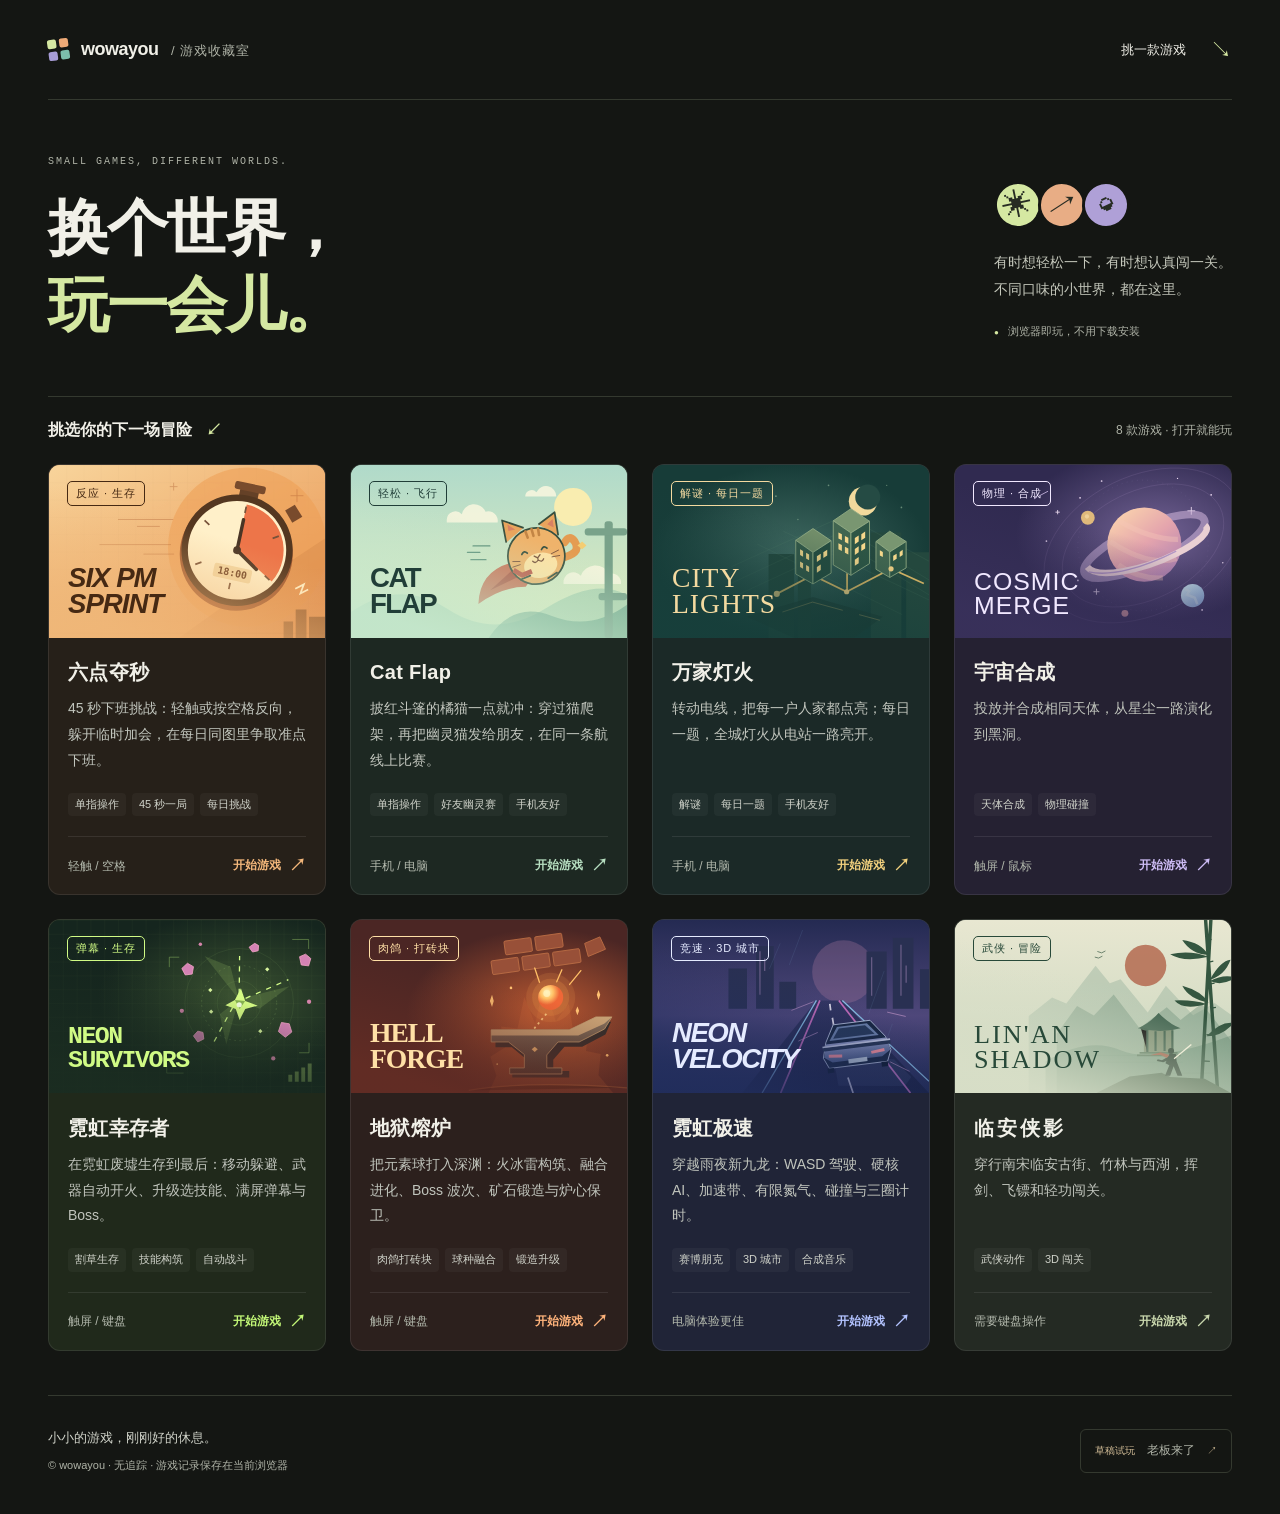
<file: index.html>
<!doctype html>
<html lang="zh-CN">
<head>
  <meta charset="utf-8">
  <meta name="viewport" content="width=device-width, initial-scale=1">
  <meta name="description" content="wowayou 的独立浏览器游戏收藏：轻松飞行、每日解谜、星球合成、武侠冒险。挑一款，打开就玩。">
  <meta name="theme-color" content="#141613">
  <title>游戏收藏室 · wowayou</title>
  <link rel="stylesheet" href="catalog.css">
</head>
<body>
  <a class="skip-link" href="#collection">跳到游戏列表</a>
  <div class="shell">
    <header class="site-header">
      <div class="brand">
        <span class="brand-mark" aria-hidden="true"><i></i><i></i><i></i><i></i></span>
        <span>wowayou <span class="brand-label">/ 游戏收藏室</span></span>
      </div>
      <a class="browse-link" href="#collection">挑一款游戏 <span aria-hidden="true">↘</span></a>
    </header>

    <main>
      <section class="intro" aria-labelledby="page-title">
        <div>
          <p class="eyebrow">SMALL GAMES, DIFFERENT WORLDS.</p>
          <h1 id="page-title">换个世界，<br><em>玩一会儿。</em></h1>
        </div>
        <div class="intro-note">
          <div class="worlds" aria-hidden="true"><span>✳</span><span>↗</span><span>◒</span></div>
          <p>有时想轻松一下，有时想认真闯一关。<br>不同口味的小世界，都在这里。</p>
          <span class="instant"><span aria-hidden="true">●</span> 浏览器即玩，不用下载安装</span>
        </div>
      </section>

      <section id="collection" class="collection" aria-labelledby="collection-title" tabindex="-1">
        <div class="collection-header">
          <h2 id="collection-title">挑选你的下一场冒险<span aria-hidden="true"> ↙</span></h2>
          <p id="catalog-summary">浏览器游戏收藏</p>
        </div>
        <div id="games" class="grid"></div>
        <p id="catalog-status" class="catalog-status" role="status" hidden></p>
        <noscript><p class="catalog-status">请启用 JavaScript 查看游戏列表。</p></noscript>
      </section>
    </main>

    <footer class="site-footer">
      <div><p class="footer-brand">小小的游戏，刚刚好的休息。</p><p>© wowayou · 无追踪 · 游戏记录保存在当前浏览器</p></div>
      <nav id="draft-links" class="draft-links" aria-label="草稿试玩" hidden></nav>
    </footer>
  </div>
  <script type="module" src="catalog.mjs"></script>
</body>
</html>
</file>
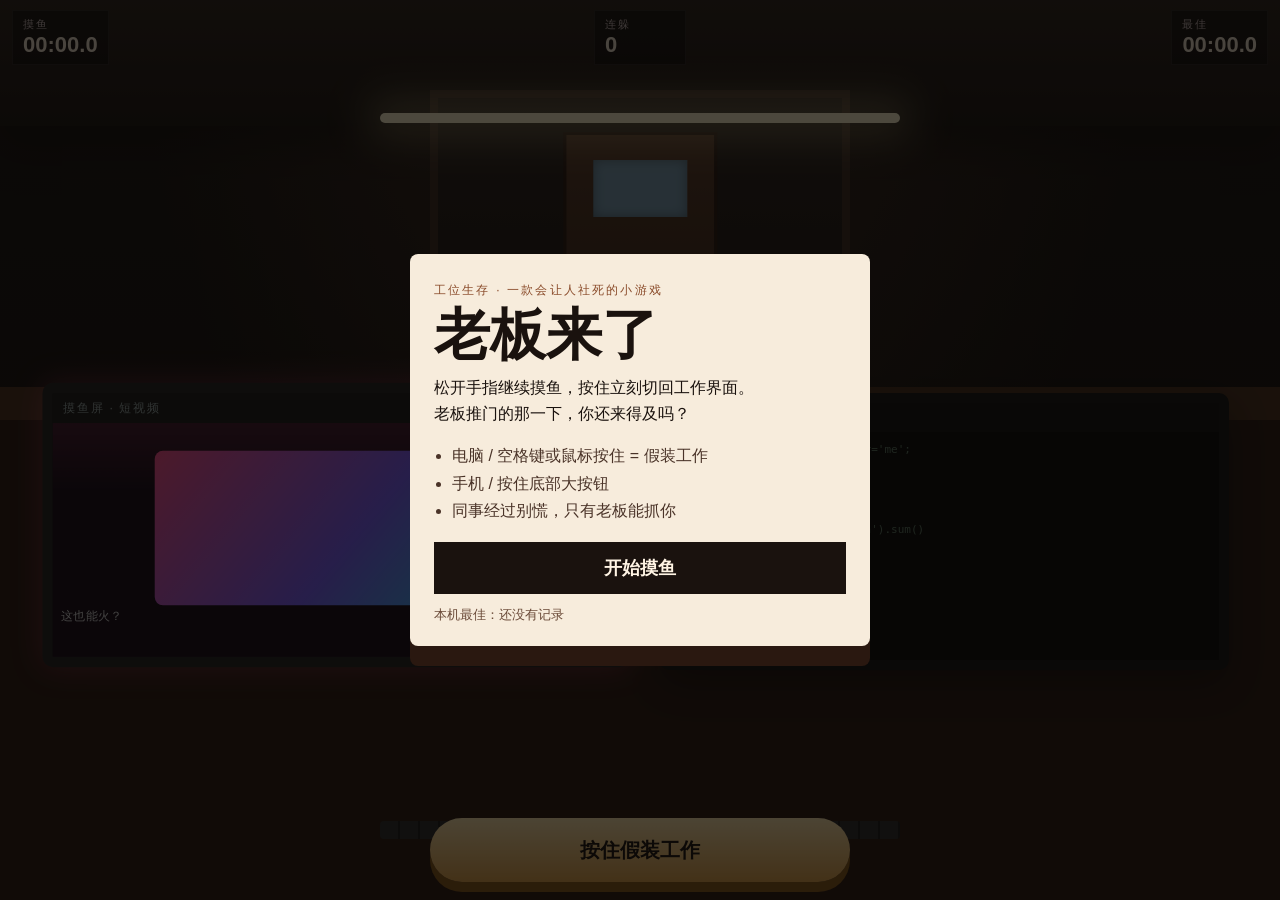
<file: boss-incoming/index.html>
<!DOCTYPE html>
<html lang="zh-CN">
<head>
  <meta charset="UTF-8" />
  <meta name="viewport" content="width=device-width, initial-scale=1, maximum-scale=1, user-scalable=no" />
  <title>老板来了 — 摸鱼生存</title>
  <meta name="description" content="按住假装工作，松开继续摸鱼。你能在老板眼皮底下活多久？" />
  <link rel="stylesheet" href="style.css" />
</head>
<body>
  <div id="app">
    <div id="office">
      <div id="ceiling"></div>
      <div id="corridor">
        <div id="door">
          <div id="door-window"></div>
          <div id="shadow"></div>
          <div id="visitor"></div>
        </div>
        <div id="fluorescent"></div>
      </div>
      <div id="desk">
        <div id="monitors">
          <section class="monitor" id="slack-monitor">
            <header>摸鱼屏 · 短视频</header>
            <div class="screen" id="slack-screen">
              <div id="video-feed"></div>
              <div id="comments"></div>
              <div id="like-burst"></div>
            </div>
          </section>
          <section class="monitor" id="work-monitor">
            <header>工作屏 · 报表.xlsx</header>
            <div class="screen" id="work-screen">
              <pre id="work-code"></pre>
            </div>
          </section>
        </div>
        <div id="keyboard"></div>
      </div>
    </div>

    <canvas id="fx"></canvas>

    <header id="hud">
      <div class="stat">
        <span>摸鱼</span>
        <strong id="hud-time">00:00.0</strong>
      </div>
      <div class="stat">
        <span>连躲</span>
        <strong id="hud-combo">0</strong>
      </div>
      <div class="stat">
        <span>最佳</span>
        <strong id="hud-best">00:00.0</strong>
      </div>
    </header>

    <div id="alert"></div>
    <div id="toast"></div>

    <button id="hold-btn" type="button">按住假装工作</button>

    <section id="overlay" class="show">
      <div class="card" id="menu-card">
        <p class="eyebrow">工位生存 · 一款会让人社死的小游戏</p>
        <h1>老板来了</h1>
        <p class="lead">松开手指继续摸鱼，按住立刻切回工作界面。<br />老板推门的那一下，你还来得及吗？</p>
        <ul class="tips">
          <li>电脑 / 空格键或鼠标按住 = 假装工作</li>
          <li>手机 / 按住底部大按钮</li>
          <li>同事经过别慌，只有老板能抓你</li>
        </ul>
        <button id="start-btn" type="button">开始摸鱼</button>
        <p class="best-line">本机最佳：<span id="menu-best">还没有记录</span></p>
      </div>

      <div class="card hidden" id="over-card">
        <p class="eyebrow" id="over-rank">社死现场</p>
        <h2 id="over-title">你被抓了</h2>
        <p class="lead" id="over-reason">老板站在你身后，短视频还在自动连播。</p>
        <dl class="scores">
          <div><dt>摸鱼时长</dt><dd id="over-time">00:00.0</dd></div>
          <div><dt>成功躲开</dt><dd id="over-combo">0 次</dd></div>
          <div><dt>本机最佳</dt><dd id="over-best">00:00.0</dd></div>
        </dl>
        <div class="row">
          <button id="retry-btn" type="button">再摸一次</button>
          <button id="share-btn" type="button" class="ghost">复制战绩</button>
        </div>
        <p class="share-hint" id="share-hint"></p>
      </div>
    </section>
  </div>
  <script src="game.js"></script>
</body>
</html>
</file>
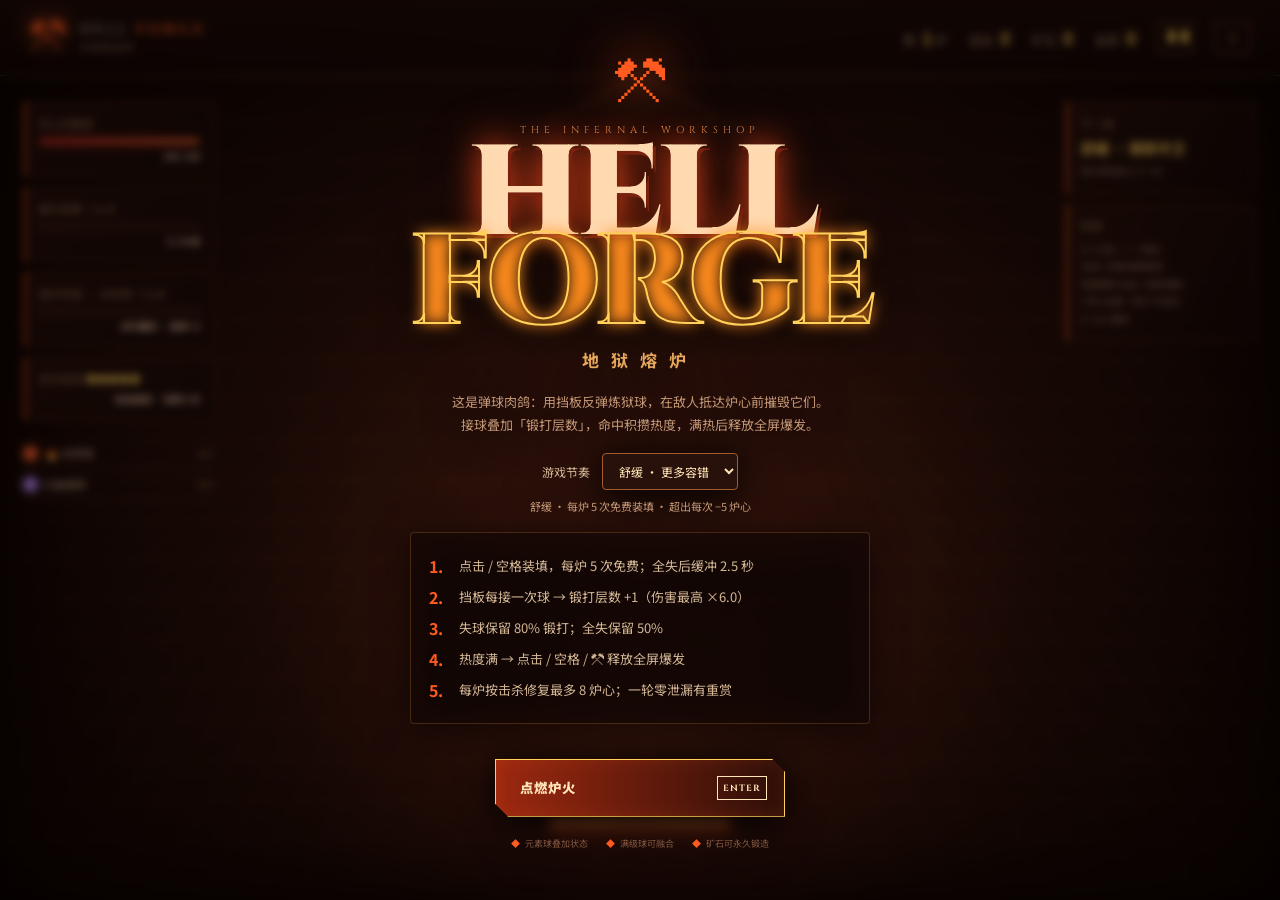
<file: forge-breaker/index.html>
<!doctype html><html lang="zh-CN"><head><meta charset="utf-8"><meta name="viewport" content="width=device-width,initial-scale=1,viewport-fit=cover,user-scalable=no"><title>HELL FORGE · 地狱熔炉</title><link rel="stylesheet" href="style.css"></head><body><div id="app"><canvas id="game"></canvas><div id="vignette"></div><header><div class="brand"><i>⚒</i><div>HELL <b>FORGE</b><small>深渊锻造所</small></div></div><div class="stats"><span>第 <b id="wave">1</b> 炉</span><span>连击 <b id="combo">0</b></span><span>矿石 <b id="ore">0</b></span><span>金库 <b id="vault">0</b></span><button id="pauseBtn" title="暂停(P)">❚❚</button><button id="sound">♫</button></div></header><aside class="left"><div class="vital"><label>炉心完整度</label><div class="bar hp"><i id="hpbar"></i></div><strong id="hp">120 / 120</strong></div><div class="vital"><label>锻打层数 ×<b id="forgex">1.0</b></label><div class="bar stack"><i id="stackbar"></i></div><strong id="stackInfo">0 / 25 层</strong></div><div class="vital"><label>熔炉热度 · 总倍率 ×<b id="heatx">1.0</b></label><div class="bar heat"><i id="heatbar"></i></div><strong id="heatInfo">蓄能中</strong></div><div class="vital" id="reloadVital"><label>本炉装填 <b id="reloadPips">●●●●●</b></label><strong id="reloadInfo">免费 5 次</strong></div><div class="balls" id="ballList"></div></aside><aside class="right"><div class="relic"><label>下一波</label><b id="next">钢铁守卫</b><small id="waveInfo">摧毁所有敌人</small></div><div class="relic"><label>控制</label><small>A / D 或 ← / → 移动<br>点击 / 空格 装填发射<br>热度满时 点击 / 空格 爆发<br>F 存入金库（死亡不丢失）<br>P / Esc 暂停</small></div></aside><div id="aim"></div><div id="toast"></div><section id="menu" class="screen active"><div class="title"><div class="anvil">⚒</div><p>THE INFERNAL WORKSHOP</p><h1>HELL<br><em>FORGE</em></h1><h2>地狱熔炉</h2><p class="desc">这是弹球肉鸽：用挡板反弹炼狱球，在敌人抵达炉心前摧毁它们。<br>接球叠加「锻打层数」，命中积攒热度，满热后释放全屏爆发。</p><div class="difficulty"><label for="difficulty">游戏节奏</label><select id="difficulty" data-difficulty><option value="relaxed">舒缓 · 更多容错</option><option value="standard">标准 · 接球挑战</option></select><small id="difficultyInfo"></small></div><div class="howto"><div class="how-row"><b>1.</b><span id="reloadRule"></span></div><div class="how-row"><b>2.</b><span id="stackRule"></span></div><div class="how-row"><b>3.</b><span id="lossRule"></span></div><div class="how-row"><b>4.</b><span>热度满 → 点击 / 空格 / ⚒ 释放全屏爆发</span></div><div class="how-row"><b>5.</b><span id="repairRule"></span></div></div><button class="primary" id="start">点燃炉火 <b>ENTER</b></button><div class="tips"><span>元素球叠加状态</span><span>满级球可融合</span><span>矿石可永久锻造</span></div></div></section><section id="draft" class="screen"><div class="modal"><p id="draftEyelash">熔炉共鸣 · 选择一项锻造</p><h2>选择强化</h2><div class="cards" id="cards"></div></div></section><section id="forge" class="screen"><div class="modal forge"><p>带着矿石归来</p><h2>永恒锻炉</h2><div id="forgeCards" class="cards"></div><button id="continue" class="primary">深入下一炉 <b>ENTER</b></button></div></section><section id="gameover" class="screen"><div class="modal"><p id="overEyelash">熔炉熄灭</p><h2 id="overTitle">深渊吞没了一切</h2><div class="result"><span>最高炉次 <b id="overWave">1</b></span><span>本局矿石 <b id="overOre">0</b></span><span>最佳炉次 <b id="overBest">1</b></span></div><div class="difficulty"><label for="restartDifficulty">下一局节奏</label><select id="restartDifficulty" data-difficulty><option value="relaxed">舒缓 · 更多容错</option><option value="standard">标准 · 接球挑战</option></select></div><button id="restart" class="primary">重新点燃 <b>R</b></button></div></section><div id="touch"><button data-k="KeyA">‹</button><button data-k="Space" class="fire">⚒</button><button data-k="KeyD">›</button></div></div><section id="pause" class="screen"><div class="modal"><h2>暂停</h2><button id="resumeBtn" class="primary">继续 <b>P</b></button></div></section><script src="game.js"></script></body></html>
</file>
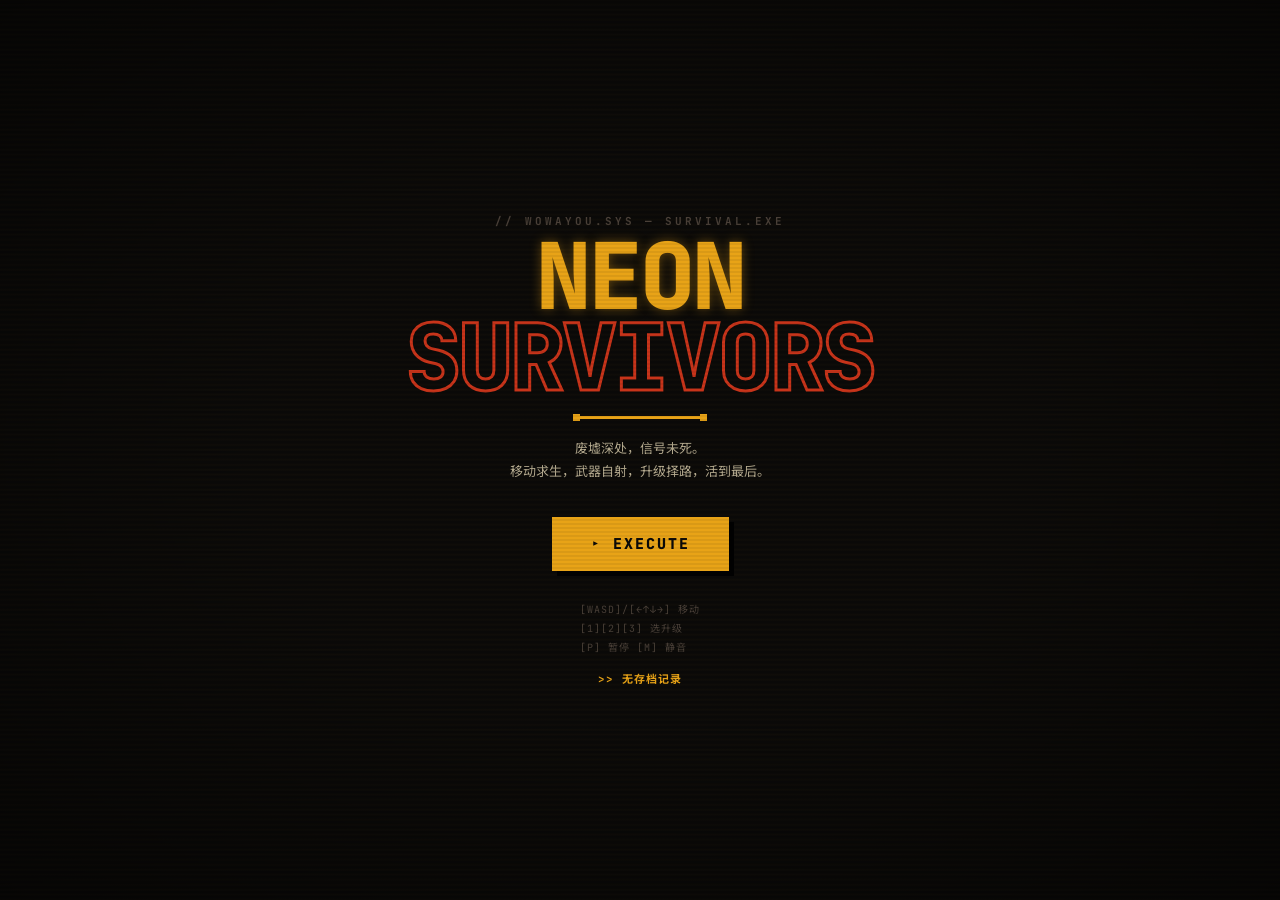
<file: neon-survivors/index.html>
<!doctype html>
<html lang="zh-CN">
<head>
<meta charset="utf-8">
<meta name="viewport" content="width=device-width,initial-scale=1,maximum-scale=1,user-scalable=no">
<meta name="description" content="霓虹幸存者：科技废土割草生存">
<title>NEON SURVIVORS // 铁锈终端</title>
<link rel="preconnect" href="https://fonts.googleapis.com">
<link href="https://fonts.googleapis.com/css2?family=JetBrains+Mono:wght@400;700;800&family=Noto+Sans+SC:wght@700&display=swap" rel="stylesheet">
<link rel="stylesheet" href="style.css">
</head>
<body>
<canvas id="game"></canvas>

<!-- CRT 扫描线 overlay -->
<div id="scanlines"></div>

<!-- 受击/低血量边缘反馈层 -->
<div id="vignette-hurt" class="vignette-layer"></div>
<div id="vignette-lowhp" class="vignette-layer"></div>

<!-- 屏外敌人方向指示器 -->
<div id="offscreen-indicators" class="hidden"></div>

<!-- 顶部 HUD -->
<div id="hud" class="hidden">
  <div class="hud-block hud-left">
    <div class="hud-stat"><span class="lbl">TIME</span><span id="hud-time" class="val">0:00</span></div>
    <div class="hud-stat"><span class="lvl-lbl">LV</span><span id="hud-level" class="val">1</span></div>
  </div>
  <div class="hud-block hud-right">
    <div class="hud-stat gold"><span class="lbl">CRED</span><span id="hud-gold" class="val">0</span></div>
    <div class="hud-stat"><span class="lbl">KILL</span><span id="hud-kills" class="val">0</span></div>
  </div>
  <div class="xp-wrap">
    <div id="hud-xp" class="xp-bar"></div>
  </div>
</div>

<!-- 暂停按钮 -->
<button id="pause-btn" class="hidden" aria-label="暂停">
  <svg viewBox="0 0 24 24" width="14" height="14"><rect x="5" y="4" width="5" height="16" fill="currentColor"/><rect x="14" y="4" width="5" height="16" fill="currentColor"/></svg>
</button>

<!-- 开始界面 -->
<div id="title-screen" class="screen">
  <div class="title-content">
    <div class="tagline">// WOWAYOU.SYS — SURVIVAL.EXE</div>
    <h1>NEON<br><span class="stroke">SURVIVORS</span></h1>
    <div class="divider"></div>
    <p class="desc">废墟深处，信号未死。<br>移动求生，武器自射，升级择路，活到最后。</p>
    <button id="start-btn" class="hard-btn">▸ EXECUTE</button>
    <button id="continue-btn" class="hard-btn outline hidden">▸ CONTINUE</button>
    <div class="hints">
      <span>[WASD]/[←↑↓→] 移动</span>
      <span>[1][2][3] 选升级</span>
      <span>[P] 暂停 [M] 静音</span>
    </div>
    <div class="best" id="best-time">>> 无存档记录</div>
  </div>
</div>

<!-- 升级悬浮卡片条 -->
<div id="upgrade-bar" class="hidden">
  <div class="upgrade-hint">▸ LEVEL UP — PRESS [1] [2] [3] OR CLICK</div>
  <div id="upgrade-cards" class="cards-bar"></div>
</div>

<!-- 暂停界面 -->
<div id="pause-screen" class="screen hidden">
  <div class="screen-box">
    <h2>// PAUSED</h2>
    <button id="resume-btn" class="hard-btn">▸ RESUME</button>
    <button id="restart-btn" class="hard-btn outline">▸ RESTART</button>
    <button id="save-exit-btn" class="hard-btn outline">▸ SAVE &amp; EXIT</button>
  </div>
</div>

<!-- 结束界面 -->
<div id="end-screen" class="screen hidden">
  <div class="screen-box">
    <h2 id="end-title">SIGNAL LOST</h2>
    <div class="end-stats" id="end-stats"></div>
    <button id="end-restart-btn" class="hard-btn">▸ RETRY</button>
    <button id="end-share-btn" class="hard-btn outline">▸ BROADCAST</button>
  </div>
</div>

<!-- 操控区 -->
<div id="controls" class="hidden">
  <div class="keypad">
    <div class="key key-w" data-key="w">W</div>
    <div class="key key-a" data-key="a">A</div>
    <div class="key key-s" data-key="s">S</div>
    <div class="key key-d" data-key="d">D</div>
  </div>
  <div id="joystick">
    <div id="joystick-base"><div id="joystick-stick"></div></div>
  </div>
</div>

<script src="game.js"></script>
</body>
</html>
</file>
<file: catalog.css>
/* Shared layout. Game-specific art lives in art/; themes only set presentation tokens. */
:root {
  color-scheme: dark;
  --page: #141613;
  --ink: #f1f0e8;
  --muted: #afb3a7;
  --line: #34392f;
  --highlight: #d5e8a2;
  font-family: -apple-system, BlinkMacSystemFont, "Segoe UI", "PingFang SC", "Microsoft YaHei", sans-serif;
  color: var(--ink);
  background: var(--page);
}

* { box-sizing: border-box; }
[hidden] { display: none !important; }
body { margin: 0; }
a { color: inherit; }
button, a { -webkit-tap-highlight-color: #d5e8a230; }
a:focus-visible, [tabindex="-1"]:focus-visible { outline: 3px solid var(--highlight); outline-offset: 6px; }
::selection { background: var(--highlight); color: var(--page); }
.shell { width: min(1440px, 100%); margin-inline: auto; padding: 0 48px; }
.skip-link { position: absolute; top: 12px; left: 12px; z-index: 10; padding: 14px 20px; background: var(--highlight); color: var(--page); transform: translateY(-180%); }
.skip-link:focus { transform: translateY(0); }
.site-header { min-height: 100px; display: flex; align-items: center; justify-content: space-between; gap: 24px; border-bottom: 1px solid var(--line); }
.brand { display: flex; align-items: center; gap: 12px; font-size: 18px; font-weight: 750; letter-spacing: -.5px; }
.brand-label { margin-left: 8px; font-size: 13px; font-weight: 400; letter-spacing: 1px; color: var(--muted); }
.brand-mark { display: grid; grid-template-columns: repeat(2, 9px); gap: 3px; transform: rotate(-8deg); }
.brand-mark i { width: 9px; height: 9px; border-radius: 2px; background: var(--highlight); }
.brand-mark i:nth-child(2) { background: #eeaa77; }
.brand-mark i:nth-child(3) { background: #a79cd6; }
.brand-mark i:nth-child(4) { background: #7cbeac; }
.browse-link { display: flex; align-items: center; gap: 24px; min-height: 44px; padding: 8px 0 8px 12px; text-decoration: none; font-size: 13px; }
.browse-link span { font-size: 22px; color: var(--highlight); }
.intro { display: flex; justify-content: space-between; align-items: flex-end; gap: 48px; padding: 54px 0 52px; }
.eyebrow { margin: 0 0 20px; color: var(--muted); font: 10px/1.6 ui-monospace, "SFMono-Regular", Consolas, monospace; letter-spacing: 2px; }
h1 { margin: 0; font-size: clamp(40px, 4.8vw, 66px); line-height: 1.25; font-weight: 750; letter-spacing: -2px; }
h1 em { font-style: normal; color: var(--highlight); }
.intro-note { padding-bottom: 5px; }
.intro-note p { margin: 20px 0 18px; font-size: 14px; line-height: 1.9; color: #c4c7bb; }
.worlds { display: flex; padding-left: 4px; }
.worlds span { display: grid; place-items: center; width: 48px; height: 48px; margin-left: -4px; border: 3px solid var(--page); border-radius: 50%; font: 30px/1 Georgia, serif; color: #272c23; background: #d5e8a2; transform: rotate(-12deg); }
.worlds span:nth-child(2) { background: #e8ad85; transform: rotate(12deg); }
.worlds span:nth-child(3) { background: #afa0d7; transform: rotate(-25deg); }
.instant { font-size: 11px; color: var(--muted); }
.instant span { margin-right: 6px; color: var(--highlight); font-size: 8px; }
.collection { scroll-margin-top: 24px; }
.collection-header { display: flex; align-items: center; justify-content: space-between; flex-wrap: wrap; gap: 12px; padding: 23px 0; border-top: 1px solid var(--line); }
.collection-header h2 { margin: 0; font-size: 16px; font-weight: 600; }
.collection-header h2 span { margin-left: 10px; color: var(--highlight); }
.collection-header p { margin: 0; font-size: 12px; color: var(--muted); }
.grid { display: grid; grid-template-columns: repeat(4, minmax(0, 1fr)); gap: 24px; }

/* A whole card is one link: no nested buttons or hover-only information. */
.game {
  --accent: #d5e8a2;
  --surface: #20251e;
  --cover-ink: #f1f0e8;
  --cover-ground: #303e31;
  display: flex;
  min-width: 0;
  flex-direction: column;
  border: 1px solid #ffffff16;
  border-radius: 12px;
  background: var(--surface);
  text-decoration: none;
  transition: border-color 180ms ease, transform 180ms ease, box-shadow 180ms ease;
}
.game:focus-visible { outline-color: var(--accent); border-color: var(--accent); }
.cover { position: relative; isolation: isolate; container-type: inline-size; aspect-ratio: 8 / 5; overflow: hidden; border-radius: 11px 11px 0 0; background: var(--cover-ground); color: var(--cover-ink); }
.cover-art { position: absolute; z-index: -1; inset: 0; width: 100%; height: 100%; object-fit: cover; transition: transform 300ms ease; }
/* Tint the title corner with the theme ground so cover text never competes with the artwork. */
.cover::after { content: ""; position: absolute; z-index: -1; inset: 0; background: linear-gradient(18deg, var(--cover-ground) 12%, transparent 60%); opacity: .85; }
.badge { position: absolute; left: 18px; top: 16px; max-width: calc(100% - 66px); border: 1px solid currentColor; padding: 4px 8px; border-radius: 5px; font-size: 11px; line-height: 1.4; letter-spacing: 1px; }
.cover-title { position: absolute; left: 19px; bottom: 20px; right: 16px; font-family: "Arial Black", "Segoe UI", sans-serif; font-size: clamp(25px, 10cqw, 36px); font-weight: 900; line-height: .95; letter-spacing: -1px; overflow-wrap: anywhere; }
.cover-title span { display: block; }
.game-body { flex: 1; display: flex; flex-direction: column; padding: 21px 19px 0; }
.game h3 { margin: 0; font-size: 20px; line-height: 1.4; font-weight: 650; letter-spacing: .3px; color: var(--ink); overflow-wrap: anywhere; }
.desc { margin: 10px 0 19px; font-size: 14px; line-height: 1.85; color: #c1c5bd; overflow-wrap: anywhere; }
.tags { display: flex; flex-wrap: wrap; gap: 6px; margin-top: auto; padding-bottom: 20px; }
.tags span { border-radius: 4px; padding: 4px 7px; color: #d0d3ca; background: #ffffff09; font-size: 11px; line-height: 1.4; }
.card-footer { display: flex; align-items: center; justify-content: space-between; flex-wrap: wrap; gap: 8px 12px; min-height: 58px; padding: 14px 0; border-top: 1px solid #ffffff16; }
.play-hint { font-size: 12px; line-height: 1.5; color: #b3b9ad; }
.play-link { display: inline-flex; align-items: center; gap: 8px; font-size: 12px; font-weight: 600; color: var(--accent); }
.play-link span { font-size: 17px; line-height: 1; }

/* Themes describe reusable visual styles, not a second list of games. */
.game.clock { --accent: #f3b77b; --surface: #262019; --cover-ink: #462913; --cover-ground: #efb778; }
.clock .cover-title { font-style: italic; }
.game.sky { --accent: #b7dfc1; --surface: #1d2822; --cover-ink: #213e38; --cover-ground: #c5e8ce; }
.sky .cover-title { font-family: "Trebuchet MS", "Arial Rounded MT Bold", sans-serif; letter-spacing: -1.5px; }
.game.circuit { --accent: #f2d17e; --surface: #1b2927; --cover-ink: #f4daa0; --cover-ground: #173f3b; }
.circuit .cover-title { font-family: Georgia, "Times New Roman", serif; font-weight: 400; letter-spacing: 1px; }
.game.cosmos { --accent: #cdbcf5; --surface: #252132; --cover-ink: #f1e8ff; --cover-ground: #39315b; }
.cosmos .cover-title { font-size: clamp(24px, 9cqw, 32px); font-weight: 350; letter-spacing: 1px; }
.game.survivor { --accent: #c2f777; --surface: #20291b; --cover-ink: #d0fb85; --cover-ground: #1b2d21; }
.survivor .cover-title { font-family: ui-monospace, "SFMono-Regular", Consolas, monospace; font-size: clamp(23px, 9cqw, 32px); letter-spacing: -1.5px; }
.game.forge { --accent: #ffb37b; --surface: #2c201d; --cover-ink: #ffe0a6; --cover-ground: #652d24; }
.forge .cover-title { font-family: Georgia, "Times New Roman", serif; font-weight: 900; }
.game.velocity { --accent: #b3c3ff; --surface: #202437; --cover-ink: #e5ebff; --cover-ground: #222e5d; }
.velocity .cover-title { font-style: italic; letter-spacing: -1.5px; }
.game.wuxia { --accent: #c9d7ad; --surface: #242a23; --cover-ink: #284939; --cover-ground: #d9dfc8; }
.wuxia .cover-title { font-family: Georgia, "Times New Roman", serif; font-size: clamp(24px, 9.5cqw, 35px); font-weight: 400; letter-spacing: 2px; }
.wuxia h3 { font-family: "Songti SC", SimSun, serif; letter-spacing: 3px; }

.catalog-status { padding: 38px 20px; margin: 0; border: 1px dashed var(--line); border-radius: 12px; color: var(--muted); text-align: center; font-size: 14px; line-height: 1.8; }
.site-footer { display: flex; justify-content: space-between; align-items: center; flex-wrap: wrap; gap: 20px; margin-top: 44px; padding: 30px 0 38px; border-top: 1px solid var(--line); font-size: 11px; color: var(--muted); }
.site-footer p { margin: 0; line-height: 1.8; }
.site-footer .footer-brand { margin-bottom: 7px; font-size: 13px; color: #d0d3c9; }
.draft-links { display: flex; flex-wrap: wrap; gap: 8px; }
.draft-links a { display: inline-flex; align-items: center; gap: 12px; min-height: 44px; padding: 10px 14px; border: 1px solid var(--line); border-radius: 6px; font-size: 12px; text-decoration: none; }
.draft-links a span { font-size: 10px; color: #d6c09a; }

@media (hover: hover) and (pointer: fine) {
  .game:hover { transform: translateY(-4px); border-color: var(--accent); box-shadow: 0 14px 28px #0003; }
  .game:hover .cover-art { transform: scale(1.025); }
  .browse-link:hover, .draft-links a:hover { color: var(--highlight); }
}
@media (max-width: 1199px) {
  .shell { padding-inline: 32px; }
  .grid { grid-template-columns: repeat(3, minmax(0, 1fr)); gap: 20px; }
}
@media (max-width: 959px) {
  .grid { grid-template-columns: repeat(2, minmax(0, 1fr)); }
  .intro { gap: 28px; }
}
@media (max-width: 639px) {
  .shell { padding-inline: 20px; }
  .site-header { min-height: 76px; gap: 12px; }
  .brand { font-size: 16px; gap: 9px; }
  .brand-label { display: none; }
  .browse-link { font-size: 12px; gap: 10px; }
  .intro { display: block; padding: 36px 0 30px; }
  .eyebrow { font-size: 9px; letter-spacing: 1.3px; margin-bottom: 16px; }
  h1 { font-size: clamp(39px, 10vw, 56px); letter-spacing: -1px; }
  .intro-note { padding: 0; }
  .intro-note p { margin: 18px 0 12px; font-size: 13px; }
  .worlds { display: none; }
  .collection-header { padding-block: 21px; gap: 8px; }
  .collection-header h2 { font-size: 15px; }
  .collection-header p { font-size: 11px; }
  .grid { grid-template-columns: minmax(0, 1fr); gap: 22px; }
  .game-body { padding: 22px 22px 0; }
  .card-footer { min-height: 62px; }
  .site-footer { margin-top: 32px; }
}
@media (prefers-reduced-motion: reduce) {
  .game, .cover-art { transition: none; }
  .game:hover, .game:hover .cover-art { transform: none; }
}
@media (forced-colors: active) {
  .game, .badge, .tags span, .draft-links a { border: 1px solid CanvasText; }
  .cover-art { opacity: .2; }
}
</file>
<file: boss-incoming/style.css>
:root {
  --bg: #120e0c;
  --desk: #4a2f1d;
  --wood: #2a1810;
  --slack: #ff4d8d;
  --work: #3dff9a;
  --warn: #ffb020;
  --danger: #ff2d2d;
  --paper: #f4e7d3;
  --ink: #1a120e;
}

* { box-sizing: border-box; margin: 0; padding: 0; }

html, body {
  width: 100%;
  height: 100%;
  overflow: hidden;
  background: var(--bg);
  color: var(--paper);
  font-family: "PingFang SC", "Noto Sans SC", "Microsoft YaHei", sans-serif;
  user-select: none;
  touch-action: none;
}

#app, #office, #fx {
  position: absolute;
  inset: 0;
}

#office {
  background:
    radial-gradient(ellipse at 50% 0%, #3a2a20 0%, transparent 55%),
    linear-gradient(#1a1410, #0c0908);
}

#ceiling {
  position: absolute;
  top: 0;
  left: 0;
  right: 0;
  height: 14%;
  background: linear-gradient(#2b221c, #1a1410);
  box-shadow: 0 20px 40px rgba(0,0,0,.35);
}

#fluorescent {
  position: absolute;
  top: 6%;
  left: 50%;
  width: min(520px, 70vw);
  height: 10px;
  transform: translateX(-50%);
  border-radius: 10px;
  background: #fff6d2;
  box-shadow: 0 0 40px 12px rgba(255, 236, 170, .35);
}

#corridor {
  position: absolute;
  top: 10%;
  left: 50%;
  width: min(420px, 72vw);
  height: 28%;
  transform: translateX(-50%);
  background: linear-gradient(#2a221c, #1b1512);
  border: 8px solid #3d2c22;
  border-bottom: none;
}

#door {
  position: absolute;
  left: 50%;
  bottom: 0;
  width: 38%;
  height: 86%;
  transform: translateX(-50%);
  background: linear-gradient(#5a3b28, #3a2418);
  border: 3px solid #2a1810;
  overflow: hidden;
}

#door-window {
  position: absolute;
  top: 12%;
  left: 18%;
  right: 18%;
  height: 28%;
  background: #7aa0b8;
  box-shadow: inset 0 0 12px rgba(0,0,0,.35);
}

#shadow, #visitor {
  position: absolute;
  left: 50%;
  bottom: 0;
  transform: translateX(-50%);
  opacity: 0;
  transition: opacity .12s linear, transform .12s linear;
}

#shadow {
  width: 46%;
  height: 70%;
  background: radial-gradient(ellipse at 50% 80%, rgba(0,0,0,.75), transparent 70%);
}

#visitor {
  width: 42%;
  height: 62%;
  background: #111;
  clip-path: polygon(50% 8%, 68% 22%, 66% 38%, 86% 58%, 72% 58%, 70% 100%, 30% 100%, 28% 58%, 14% 58%, 34% 38%, 32% 22%);
}

#office.warn #shadow { opacity: .85; }
#office.boss #visitor,
#office.fake #visitor { opacity: 1; transform: translateX(-50%) scale(1.08); }
#office.boss #door { box-shadow: 0 0 40px rgba(255,45,45,.55); }
#office.fake #door { box-shadow: 0 0 28px rgba(255,176,32,.4); }
#office.boss #door-window { background: #ff6b6b; }
#office.fake #door-window { background: #ffd27a; }

#desk {
  position: absolute;
  left: 0;
  right: 0;
  bottom: 0;
  height: 62%;
  background:
    linear-gradient(180deg, transparent 0 8%, var(--desk) 8% 14%, var(--wood) 14%);
  padding: 4% 4% 18%;
}

#monitors {
  display: grid;
  grid-template-columns: 1fr 1fr;
  gap: 3vw;
  height: 100%;
}

.monitor {
  background: #111;
  border: 10px solid #222;
  border-radius: 10px;
  display: flex;
  flex-direction: column;
  min-width: 0;
  box-shadow: 0 16px 40px rgba(0,0,0,.45);
  transition: transform .15s ease, filter .15s ease, box-shadow .15s ease;
}

.monitor header {
  font-size: 12px;
  letter-spacing: .12em;
  padding: 6px 10px;
  background: #1a1a1a;
  color: #9aa;
}

.screen {
  flex: 1;
  position: relative;
  overflow: hidden;
}

#slack-screen {
  background:
    linear-gradient(180deg, rgba(255,77,141,.2), transparent 30%),
    #140816;
}

#work-screen {
  background: #07140d;
}

#video-feed {
  position: absolute;
  inset: 12% 18% 22%;
  border-radius: 8px;
  background:
    linear-gradient(130deg, #ff4d8d, #7a5cff 55%, #22d3ee);
  animation: hue 6s linear infinite;
}

#comments {
  position: absolute;
  inset: auto 8px 8px 8px;
  height: 18%;
  color: #fff;
  font-size: 12px;
  opacity: .85;
}

#work-code {
  padding: 10px;
  font-size: 11px;
  line-height: 1.45;
  color: #7dffa8;
  white-space: pre-wrap;
}

#keyboard {
  position: absolute;
  left: 50%;
  bottom: 11%;
  width: min(520px, 70vw);
  height: 18px;
  transform: translateX(-50%);
  border-radius: 4px;
  background: repeating-linear-gradient(90deg, #2b2b2b 0 18px, #1a1a1a 18px 20px);
}

body.working #work-monitor {
  transform: translateY(-6px) scale(1.03);
  box-shadow: 0 0 30px rgba(61,255,154,.28);
}
body.working #slack-monitor {
  filter: grayscale(.7) brightness(.45);
}
body:not(.working) #slack-monitor {
  transform: translateY(-6px) scale(1.03);
  box-shadow: 0 0 30px rgba(255,77,141,.28);
}
body:not(.working) #work-monitor {
  filter: grayscale(.6) brightness(.5);
}

#hud {
  position: absolute;
  top: 10px;
  left: 12px;
  right: 12px;
  z-index: 5;
  display: flex;
  justify-content: space-between;
  gap: 8px;
  pointer-events: none;
}

.stat {
  background: rgba(0,0,0,.45);
  border: 1px solid rgba(255,255,255,.08);
  padding: 6px 10px;
  min-width: 92px;
}

.stat span {
  display: block;
  font-size: 11px;
  color: #cbb;
  letter-spacing: .16em;
}

.stat strong {
  font-size: 22px;
  font-variant-numeric: tabular-nums;
}

#alert, #toast {
  position: absolute;
  left: 50%;
  transform: translateX(-50%);
  z-index: 12;
  pointer-events: none;
  text-align: center;
  opacity: 0;
}

#alert {
  top: 16%;
  padding: 6px 18px;
  font-size: clamp(28px, 7vw, 56px);
  font-weight: 900;
  letter-spacing: .2em;
  text-shadow: 0 0 18px rgba(255,45,45,.8);
}

#toast {
  top: 28%;
  padding: 8px 16px;
  background: rgba(0,0,0,.7);
  border: 1px solid rgba(255,255,255,.15);
}

#alert.show, #toast.show { opacity: 1; }
#alert.show.warn {
  color: #ffb020;
  animation: punch .18s ease-out, blink .28s linear infinite;
}
#alert.show.boss { color: #ff2d2d; animation: punch .18s ease-out; }
#alert.show.fake { color: #ffd27a; animation: punch .18s ease-out; }
#office.warn #door { animation: doorwarn .28s linear infinite; }

#hold-btn {
  position: absolute;
  left: 50%;
  bottom: 18px;
  transform: translateX(-50%);
  z-index: 7;
  width: min(420px, 88vw);
  height: 64px;
  border: 0;
  border-radius: 999px;
  background: linear-gradient(180deg, #ffe7b0, #e0a24a);
  color: var(--ink);
  font-size: 20px;
  font-weight: 800;
  box-shadow: 0 10px 0 #8a5a18;
}

#hold-btn:active, body.working #hold-btn {
  transform: translateX(-50%) translateY(4px);
  box-shadow: 0 6px 0 #8a5a18;
  background: linear-gradient(180deg, #b8ffd4, #3dff9a);
}

#overlay {
  position: absolute;
  inset: 0;
  z-index: 10;
  display: none;
  align-items: center;
  justify-content: center;
  background: rgba(8,6,5,.72);
  padding: 20px;
}

#overlay.show { display: flex; }

.card {
  width: min(460px, 100%);
  background: #f7ecdc;
  color: var(--ink);
  padding: 28px 24px 22px;
  border-radius: 8px;
  box-shadow: 0 20px 0 #2a1810;
}

.card.hidden { display: none; }

.eyebrow {
  font-size: 12px;
  letter-spacing: .18em;
  color: #8a4b2a;
  margin-bottom: 8px;
}

h1, h2 { font-size: clamp(36px, 8vw, 56px); line-height: 1; margin-bottom: 12px; }
.lead { line-height: 1.6; margin-bottom: 16px; }

.tips {
  margin: 0 0 18px 18px;
  line-height: 1.7;
  color: #4a3328;
}

.card button {
  width: 100%;
  height: 52px;
  border: 0;
  background: #1a120e;
  color: #fff4e4;
  font-size: 18px;
  font-weight: 800;
  cursor: pointer;
}

.card button.ghost {
  background: transparent;
  color: #1a120e;
  border: 2px solid #1a120e;
}

.row { display: grid; grid-template-columns: 1fr 1fr; gap: 10px; }
.best-line, .share-hint { margin-top: 12px; font-size: 13px; color: #6a4a38; }

.scores {
  display: grid;
  grid-template-columns: repeat(3, 1fr);
  gap: 8px;
  margin: 16px 0 18px;
}

.scores div {
  background: #efe0cc;
  padding: 10px 8px;
}

.scores dt { font-size: 11px; color: #7a5640; }
.scores dd { font-size: 18px; font-weight: 800; }

#fx { z-index: 4; pointer-events: none; }

body.caught #office { filter: saturate(1.4) contrast(1.15); }

@keyframes hue {
  to { filter: hue-rotate(360deg); }
}

@keyframes punch {
  from { transform: translateX(-50%) scale(.86); }
  to { transform: translateX(-50%) scale(1); }
}

@keyframes blink {
  50% { opacity: .35; }
}

@keyframes doorwarn {
  50% { box-shadow: 0 0 28px rgba(255,176,32,.7); }
}

@media (max-width: 720px) {
  #monitors { grid-template-columns: 1fr; }
  #work-monitor { display: none; }
  body.working #slack-monitor { filter: none; }
  body.working #slack-screen { background: #07140d; }
  .stat strong { font-size: 18px; }
  .scores { grid-template-columns: 1fr; }
}
</file>
<file: forge-breaker/style.css>
@import url('https://fonts.googleapis.com/css2?family=Cinzel:wght@500;700;800;900&family=Noto+Sans+SC:wght@400;600;700;900&display=swap');:root{--fire:#ff5a1f;--gold:#ffd05a;--ember:#ff9b37;--ink:#100807;--blood:#b71d21;font-family:Cinzel,'Noto Sans SC',serif;color:#ffe8c5;background:#110806}*{box-sizing:border-box}html,body,#app{width:100%;height:100%;margin:0;overflow:hidden}body{background:radial-gradient(ellipse at 50% 80%,#512010,#130806 62%,#080303);user-select:none}#game{position:fixed;inset:0;width:100%;height:100%;z-index:0;cursor:crosshair}#vignette{position:fixed;z-index:1;inset:0;pointer-events:none;background:radial-gradient(ellipse at 50% 54%,transparent 32%,rgba(0,0,0,.65) 100%);box-shadow:inset 0 0 100px #000}header{position:fixed;z-index:3;inset:0 0 auto;height:76px;display:flex;justify-content:space-between;align-items:center;padding:13px 30px;border-bottom:1px solid rgba(255,177,67,.25);background:linear-gradient(#190c09dd,#10060677);pointer-events:none}.brand{display:flex;gap:12px;align-items:center;font-size:15px;letter-spacing:3px;line-height:.9;color:#fff0d5}.brand i{font-size:35px;color:var(--fire);font-style:normal;filter:drop-shadow(0 0 10px var(--fire))}.brand b{color:var(--fire)}.brand small{display:block;font-family:'Noto Sans SC';font-size:9px;color:#a47b5e;letter-spacing:2px;margin-top:8px}.stats{display:flex;align-items:center;gap:22px;font-family:'Noto Sans SC';font-size:12px;color:#ae8b6c}.stats b{color:var(--gold);font-size:17px;margin-left:4px}.stats button{pointer-events:auto;background:none;border:1px solid #7d4828;color:var(--gold);width:35px;height:32px;cursor:pointer}.left,.right{position:fixed;z-index:3;top:102px;width:190px;font-family:'Noto Sans SC';font-size:11px}.left{left:24px}.right{right:24px}.vital,.relic{padding:13px;margin-bottom:10px;background:linear-gradient(135deg,#28130eaa,#10080799);border:1px solid rgba(239,121,38,.25);border-left:2px solid var(--fire)}.vital label,.relic label{display:block;color:#b08364;font-size:10px;margin-bottom:7px;letter-spacing:1px}.vital strong{display:block;text-align:right;font-size:9px;color:#f7ccb0;margin-top:5px}.bar{height:7px;border:1px solid #6c3823;padding:1px}.bar i{display:block;height:100%;width:100%;transition:width .15s}.hp i{background:linear-gradient(90deg,#d62127,#ff7a35);box-shadow:0 0 8px #f32}.heat i{background:linear-gradient(90deg,#de2717,#ffcf52);box-shadow:0 0 9px #ff8c20}.stack i{background:linear-gradient(90deg,#7a4bd6,#ffb52e);box-shadow:0 0 9px #c07bff}#reloadPips{letter-spacing:3px;color:var(--gold)}.relic b{display:block;color:var(--gold);font-size:14px;margin-bottom:4px}.relic small{line-height:1.7;color:#aa8368}.balls{margin-top:18px}.ball-tag{display:flex;align-items:center;gap:8px;border-bottom:1px solid #4a271b;padding:7px 0;color:#d8b69b}.ball-tag i{width:13px;height:13px;border-radius:50%;box-shadow:0 0 8px currentColor}.ball-tag em{font-style:normal;font-size:9px;margin-left:auto;color:#b08662}#toast{position:fixed;z-index:8;top:23%;left:50%;transform:translate(-50%,-50%);padding:9px 22px;background:#210b08e8;border-top:1px solid var(--gold);border-bottom:1px solid var(--fire);color:#ffe4ba;letter-spacing:2px;font-size:12px;opacity:0;transition:.25s;pointer-events:none}#toast.show{opacity:1}.screen{display:none;position:fixed;z-index:10;inset:0;align-items:center;justify-content:center;background:rgba(12,4,2,.48);backdrop-filter:blur(4px)}.screen.active{display:flex}.title{text-align:center;filter:drop-shadow(0 5px 18px #000)}.anvil{font-size:50px;color:var(--fire);filter:drop-shadow(0 0 25px var(--fire));animation:pulse 1.4s infinite alternate}.title p:first-of-type,.modal>p{font-size:10px;letter-spacing:5px;color:#d5874e;margin:5px}.title h1{font-size:clamp(70px,10vw,148px);line-height:.69;letter-spacing:-5px;margin:15px 0 2px;font-weight:900;color:#ffd9b0;text-shadow:3px 4px #78210e,0 0 35px #ff4c1d}.title h1 em{font-style:normal;color:transparent;-webkit-text-stroke:2px var(--gold);text-shadow:0 0 15px #ff8d1e}.title h2{font-family:'Noto Sans SC';letter-spacing:12px;margin:18px 0;color:#e7a85b;font-size:17px}.desc{font-family:'Noto Sans SC';font-size:13px;line-height:1.8;color:#c39775}.primary{margin-top:17px;min-width:290px;padding:16px 17px 16px 24px;border:1px solid var(--gold);background:linear-gradient(90deg,#9d280f,#2d0e08);color:#ffe5b9;font-family:'Noto Sans SC';font-weight:900;letter-spacing:1px;cursor:pointer;display:inline-flex;justify-content:space-between;align-items:center;box-shadow:inset 0 0 16px #ff722522,0 0 18px #ff4a1d33;clip-path:polygon(0 0,calc(100% - 13px) 0,100% 13px,100% 100%,13px 100%,0 calc(100% - 13px))}.primary:hover{background:var(--gold);color:#2c0e06}.primary b{font-family:Cinzel;font-size:9px;border:1px solid currentColor;padding:5px}.tips{display:flex;justify-content:center;gap:18px;margin-top:20px;font-family:'Noto Sans SC';font-size:9px;color:#805640}.tips span:before{content:'◆';color:var(--fire);margin-right:5px}.modal{width:min(860px,93vw);padding:35px;text-align:center;background:linear-gradient(135deg,#2c100bd9,#100604e8);border:1px solid #8c4727;box-shadow:0 20px 80px #000, inset 0 0 70px #ff49110c}.modal h2{margin:8px 0 23px;font-size:34px;color:#ffe4b8}.cards{display:flex;gap:15px;justify-content:center}.card{width:220px;min-height:230px;text-align:left;padding:18px;background:linear-gradient(145deg,#34130d,#190806);border:1px solid #754027;cursor:pointer;position:relative;transition:.16s}.card:hover{transform:translateY(-8px);border-color:var(--gold);box-shadow:0 10px 26px #ff5a1f33}.card .icon{font-size:34px;display:block;margin-bottom:12px}.card h3{font-family:'Noto Sans SC';font-size:16px;margin:0 0 8px;color:#ffe2ad}.card p{font-family:'Noto Sans SC';font-size:11px;line-height:1.6;color:#b69276}.card small{position:absolute;bottom:14px;color:var(--ember);font-size:9px;letter-spacing:1px}.forge .card{min-height:190px}.result{display:flex;justify-content:center;gap:30px;margin:18px 0;font-family:'Noto Sans SC';color:#ad8469}.result b{display:block;color:var(--gold);font-size:25px;margin-top:6px}#touch{display:none;position:fixed;z-index:7;bottom:18px;inset-inline:15px;justify-content:space-between;pointer-events:none}#touch button{pointer-events:auto;width:65px;height:60px;border:1px solid #a4542d;border-radius:8px;background:#240d0abb;color:var(--gold);font-size:28px}.fire{font-size:22px!important;color:var(--fire)!important}@keyframes pulse{to{transform:scale(1.1);filter:drop-shadow(0 0 40px var(--fire))}}@media(pointer:coarse),(max-width:700px){#touch{display:flex}.left{left:10px;top:88px;width:130px}.right{display:none}header{height:60px;padding:8px 12px}.stats{gap:8px;font-size:9px}.brand{font-size:11px}.brand i{font-size:24px}.balls{display:none}.title h1{font-size:72px}.cards{flex-direction:column;align-items:center}.card{width:min(310px,85vw);min-height:125px}.modal{max-height:95vh;overflow:auto;padding:22px}.tips{display:none}}.howto{margin:18px 0;padding:14px 18px;background:rgba(20,8,6,.6);border:1px solid rgba(255,177,67,.2);border-radius:4px}.how-row{display:flex;align-items:center;gap:10px;margin:7px 0;font-family:Noto Sans SC;font-size:13px;color:#d4b896}.how-row b{color:var(--fire);font-size:16px;min-width:20px}.how-row span{line-height:1.5}

.difficulty{margin:16px auto 0;max-width:480px;font-family:'Noto Sans SC',sans-serif;font-size:12px;color:#d4b896}.difficulty label{margin-right:12px}.difficulty select{padding:8px 12px;color:#ffe4b8;background:#28110b;border:1px solid #a25c32;border-radius:4px;font:inherit}.difficulty select:focus-visible{outline:2px solid var(--gold);outline-offset:3px}.difficulty small{display:block;margin-top:8px;color:#c39775;font-size:11px}#menu{overflow-y:auto;padding:24px 16px}#menu .title{margin:auto;max-width:680px}.desc{max-width:620px}.howto{text-align:left}#reloadPips{letter-spacing:1px}
@media(max-width:700px){#menu .title{width:100%}.title h1{font-size:64px}.anvil{font-size:34px}.title h2{margin:14px 0}.desc{font-size:12px}.howto{padding:10px;margin:12px 0}.how-row{font-size:11px;margin:6px 0}.difficulty{margin-top:12px}.difficulty small{font-size:10px}.primary{margin-top:12px;min-width:260px}#toast{max-width:90vw;width:max-content;font-size:11px;letter-spacing:1px}.left .vital{padding:9px}.left .vital label{letter-spacing:0}}
</file>
<file: neon-survivors/style.css>
/* ============================================================
 * NEON SURVIVORS — 「铁锈终端 / RUST TERMINAL」
 * 设计语言：科技废土 / 锋利切割 / CRT 终端
 * 零圆角 · 零渐变 · 硬偏移阴影 · 琥珀单色 · 扫描线
 * ============================================================ */

:root {
  --rust:    #c8341a;  /* 锈红：危险/敌人/受伤 */
  --amber:   #e8a317;  /* 琥珀：主色/UI/友方 */
  --bone:    #d4c8a8;  /* 骨白：文字 */
  --char:    #0a0908;  /* 焦黑：背景 */
  --ash:     #1a1614;  /* 灰烬：面板 */
  --steel:   #4a4038;  /* 钢灰：边框/次要 */
  --toxic:   #7a9a2e;  /* 毒绿：经验 */
  --shadow:  rgba(0,0,0,0.9);
}

* { box-sizing: border-box; margin: 0; padding: 0; -webkit-tap-highlight-color: transparent; }
html, body {
  width: 100%; height: 100%; overflow: hidden;
  background: var(--char); color: var(--bone);
  font-family: 'JetBrains Mono', 'Noto Sans SC', monospace;
  user-select: none; -webkit-user-select: none;
}
canvas#game { display: block; position: fixed; inset: 0; touch-action: none; }
.hidden { display: none !important; }

/* ===== CRT 扫描线 overlay ===== */
#scanlines {
  position: fixed; inset: 0; z-index: 60; pointer-events: none;
  background: repeating-linear-gradient(0deg, rgba(0,0,0,0.12) 0px, transparent 1px, transparent 3px, rgba(0,0,0,0.12) 4px);
  mix-blend-mode: multiply;
}
#scanlines::after {
  content: ''; position: absolute; inset: 0;
  background: radial-gradient(ellipse at center, transparent 40%, rgba(10,9,8,0.5) 100%);
}

/* ===== Vignette 反馈层 ===== */
.vignette-layer { position: fixed; inset: 0; z-index: 18; pointer-events: none; opacity: 0; transition: opacity .12s; }
#vignette-hurt { box-shadow: inset 0 0 80px 20px var(--rust); }
#vignette-lowhp { box-shadow: inset 0 0 70px 30px rgba(200,52,26,0.6); }
#vignette-lowhp.active { animation: lowhp-pulse 1s steps(8) infinite; }
@keyframes lowhp-pulse { 0%,100% { opacity: 0.2; } 50% { opacity: 0.5; } }

/* ===== 屏外指示器 ===== */
#offscreen-indicators { position: fixed; inset: 0; z-index: 16; pointer-events: none; }
.off-ind { position: absolute; transform: translate(-50%,-50%); }
.off-ind.boss { filter: none; }

/* ===== HUD ===== */
#hud { position: fixed; top: 0; left: 0; right: 0; padding: 0; pointer-events: none; z-index: 20;
  display: flex; justify-content: space-between; align-items: stretch; }
.hud-block { display: flex; gap: 0; background: var(--ash); border-bottom: 3px solid var(--amber); }
.hud-left { border-right: 3px solid var(--amber); }
.hud-right { border-left: 3px solid var(--amber); }
.hud-stat { display: flex; flex-direction: column; align-items: center; min-width: 54px; padding: 6px 12px;
  border-right: 1px solid var(--steel); }
.hud-stat:last-child { border-right: none; }
.hud-stat .lbl { font-size: 8px; letter-spacing: 2px; color: var(--steel); font-weight: 700; }
.hud-stat .lvl-lbl { font-size: 8px; letter-spacing: 2px; color: var(--steel); font-weight: 700; }
.hud-stat .val { font-size: 18px; font-weight: 800; color: var(--bone); line-height: 1.1; }
.hud-stat.gold .val { color: var(--amber); }

.xp-wrap { position: fixed; top: 0; left: 50%; transform: translateX(-50%); width: 200px; height: 6px;
  background: var(--ash); border-left: 3px solid var(--amber); border-right: 3px solid var(--amber); border-bottom: 3px solid var(--amber); }
.xp-bar { height: 100%; width: 0%; background: var(--amber); transition: width .1s; }

#pause-btn { position: fixed; top: 6px; right: 6px; z-index: 25; width: 30px; height: 30px;
  border: 2px solid var(--amber); background: var(--ash); color: var(--amber);
  cursor: pointer; display: flex; align-items: center; justify-content: center;
  box-shadow: 3px 3px 0 var(--shadow); }
#pause-btn:active { transform: translate(2px,2px); box-shadow: 1px 1px 0 var(--shadow); }

/* ===== Screens ===== */
.screen { position: fixed; inset: 0; z-index: 50; display: flex; align-items: center; justify-content: center;
  background: var(--char); padding: 24px; }
.screen::before {
  content: ''; position: absolute; inset: 0; pointer-events: none;
  background: repeating-linear-gradient(0deg, rgba(232,163,23,0.03) 0px, transparent 2px, transparent 4px, rgba(232,163,23,0.03) 5px);
}
.title-content, .screen-box { position: relative; z-index: 2; display: flex; flex-direction: column; align-items: center; }
.screen-box { background: var(--ash); border: 4px solid var(--amber); padding: 40px 48px;
  box-shadow: 8px 8px 0 var(--shadow); min-width: 280px; }

.tagline { color: var(--steel); font-size: 11px; letter-spacing: 3px; font-weight: 700; margin-bottom: 8px; }
#title-screen h1 { font-family: 'JetBrains Mono'; font-size: clamp(44px, 11vw, 92px); font-weight: 800;
  line-height: 0.88; letter-spacing: -3px; color: var(--amber); text-align: center; margin-bottom: 0;
  text-shadow: 0 0 12px rgba(232,163,23,0.4); }
#title-screen .stroke { color: transparent; -webkit-text-stroke: 3px var(--rust); text-shadow: none; }
.divider { width: 120px; height: 0; border-top: 3px solid var(--amber); margin: 18px 0; position: relative; }
.divider::before, .divider::after { content: ''; position: absolute; top: -5px; width: 7px; height: 7px; background: var(--amber); }
.divider::before { left: -7px; } .divider::after { right: -7px; }

.desc { font-size: 13px; color: var(--bone); line-height: 1.8; max-width: 320px; text-align: center; margin-bottom: 28px; opacity: 0.85; }
.hard-btn { font-family: 'JetBrains Mono'; font-weight: 800; font-size: 15px; letter-spacing: 2px; padding: 14px 36px;
  background: var(--amber); color: var(--char); border: 3px solid var(--amber); cursor: pointer;
  margin: 6px; box-shadow: 5px 5px 0 var(--shadow); transition: .06s; text-transform: uppercase; }
.hard-btn:hover { background: var(--bone); border-color: var(--bone); }
.hard-btn:active { transform: translate(5px,5px); box-shadow: none; }
.hard-btn.outline { background: transparent; color: var(--amber); box-shadow: 5px 5px 0 var(--rust); border-color: var(--amber); }
.hard-btn.outline:active { transform: translate(5px,5px); box-shadow: none; }

.hints { display: flex; flex-direction: column; gap: 4px; margin-top: 24px; }
.hints span { font-size: 10px; color: var(--steel); letter-spacing: 1px; }
.best { margin-top: 16px; font-size: 11px; color: var(--amber); font-weight: 700; letter-spacing: 1px; }

#end-title { font-family: 'JetBrains Mono'; font-size: clamp(28px, 6vw, 48px); font-weight: 800; color: var(--rust);
  letter-spacing: 2px; margin-bottom: 20px; text-shadow: 0 0 10px rgba(200,52,26,0.5); }
.end-stats { display: flex; flex-direction: column; gap: 0; margin-bottom: 24px; min-width: 220px; border: 2px solid var(--steel); }
.end-stats .row { display: flex; justify-content: space-between; font-size: 13px; padding: 6px 12px; border-bottom: 1px solid var(--steel); }
.end-stats .row:last-child { border-bottom: none; }
.end-stats .row .k { color: var(--steel); letter-spacing: 1px; }
.end-stats .row .v { color: var(--bone); font-weight: 800; }
.end-stats .row.best { background: rgba(232,163,23,0.1); }
.end-stats .row.best .v { color: var(--amber); }

/* ===== 升级悬浮卡片条 ===== */
#upgrade-bar { position: fixed; bottom: 12px; left: 50%; transform: translateX(-50%); z-index: 30;
  display: flex; flex-direction: column; align-items: center; gap: 6px; pointer-events: none;
  animation: slide-up .15s steps(4); }
@keyframes slide-up { from { transform: translateX(-50%) translateY(30px); opacity: 0; } to { transform: translateX(-50%) translateY(0); opacity: 1; } }
.upgrade-hint { font-size: 10px; letter-spacing: 2px; color: var(--char); background: var(--amber); font-weight: 800;
  padding: 4px 12px; border: 2px solid var(--amber); box-shadow: 3px 3px 0 var(--shadow); }
.cards-bar { display: flex; gap: 8px; pointer-events: auto; }
.card { width: 130px; background: var(--ash); border: 3px solid var(--steel); padding: 10px 8px; cursor: pointer;
  display: flex; flex-direction: column; align-items: center; transition: .06s; position: relative;
  box-shadow: 4px 4px 0 var(--shadow); }
.card:hover, .card:active { transform: translate(-2px,-2px); border-color: var(--amber);
  box-shadow: 6px 6px 0 var(--amber); }
.card[data-rarity="稀有"] { border-color: var(--toxic); box-shadow: 4px 4px 0 var(--toxic); }
.card[data-rarity="稀有"]:hover { box-shadow: 6px 6px 0 var(--toxic); }
.card[data-rarity="史诗"] { border-color: var(--rust); box-shadow: 4px 4px 0 var(--rust); }
.card[data-rarity="史诗"]:hover { box-shadow: 6px 6px 0 var(--rust); }
.card-icon { width: 32px; height: 32px; display: flex; align-items: center; justify-content: center; margin-bottom: 6px; }
.card-icon svg { width: 100%; height: 100%; }
.card-name { font-weight: 800; font-size: 12px; color: var(--bone); margin-bottom: 2px; text-align: center; }
.card .rarity { font-size: 7px; letter-spacing: 1.5px; margin-bottom: 6px; font-weight: 700; }
.card-desc { font-size: 9px; color: var(--steel); line-height: 1.4; text-align: center; }
.card.level { position: absolute; top: 4px; right: 6px; font-size: 8px; color: var(--amber); font-weight: 800; }
.card .key-hint { position: absolute; top: -2px; left: -2px; font-size: 9px; font-weight: 800;
  color: var(--char); background: var(--amber); width: 14px; height: 14px;
  display: flex; align-items: center; justify-content: center; }

/* ===== 操控区 ===== */
#controls { position: fixed; bottom: 0; left: 0; right: 0; height: 160px; z-index: 15; pointer-events: none; }
.keypad { position: absolute; bottom: 16px; left: 20px; width: 116px; height: 116px; pointer-events: none;
  display: grid; grid-template-columns: repeat(3, 1fr); grid-template-rows: repeat(2, 1fr); gap: 4px; }
.key { display: flex; align-items: center; justify-content: center; font-weight: 800; font-size: 12px;
  color: var(--steel); background: var(--ash); border: 2px solid var(--steel); transition: .05s; }
.key-w { grid-column: 2; grid-row: 1; }
.key-a { grid-column: 1; grid-row: 2; }
.key-s { grid-column: 2; grid-row: 2; }
.key-d { grid-column: 3; grid-row: 2; }
.key.active { color: var(--char); background: var(--amber); border-color: var(--amber);
  box-shadow: 0 0 0 2px var(--amber), 0 0 12px rgba(232,163,23,0.6); }

/* ===== 移动端虚拟摇杆 ===== */
#joystick { display: none; }
#joystick-base { position: absolute; bottom: 24px; left: 24px; width: 110px; height: 110px;
  background: var(--ash); border: 3px solid var(--steel); pointer-events: auto; touch-action: none; }
#joystick-stick { position: absolute; top: 50%; left: 50%; transform: translate(-50%,-50%); width: 44px; height: 44px;
  background: var(--amber); box-shadow: 0 0 8px rgba(232,163,23,0.5); }
body.touch #joystick { display: block; }
body.touch .keypad { display: none; }
</file>
